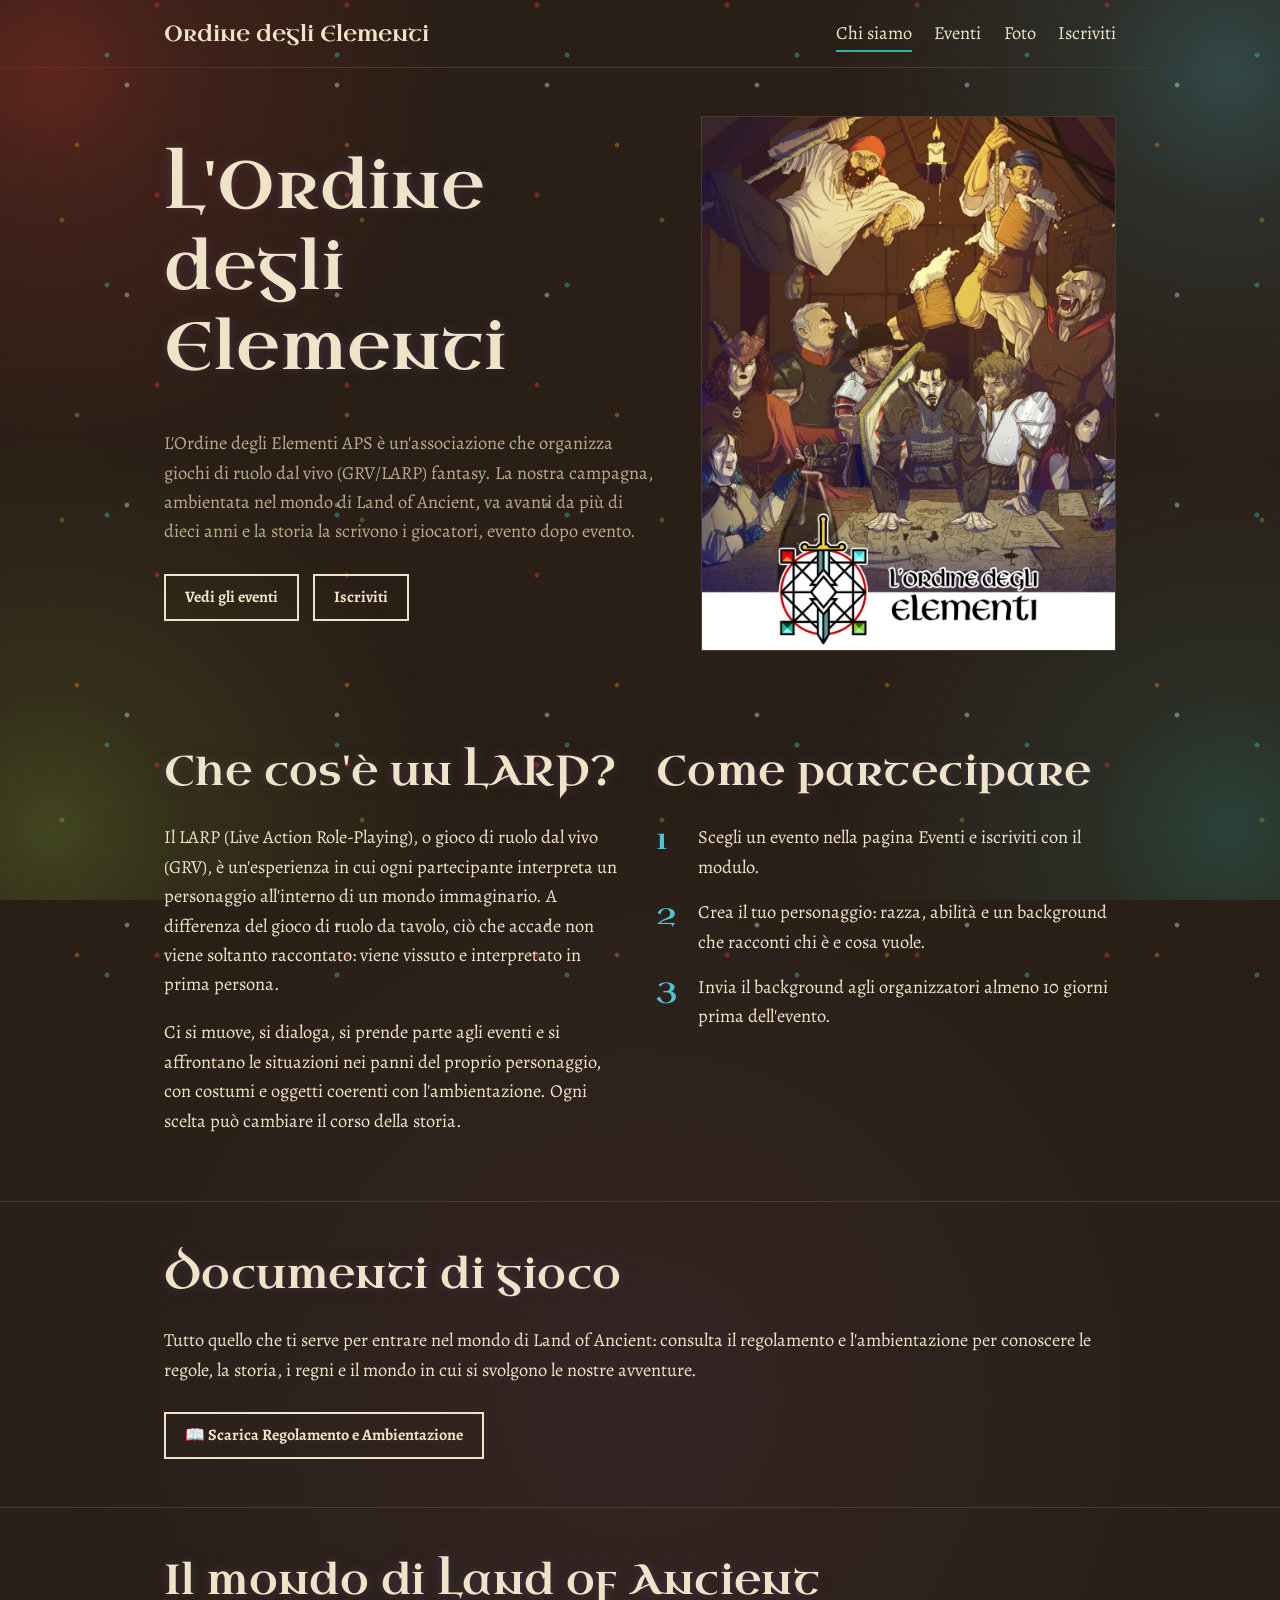
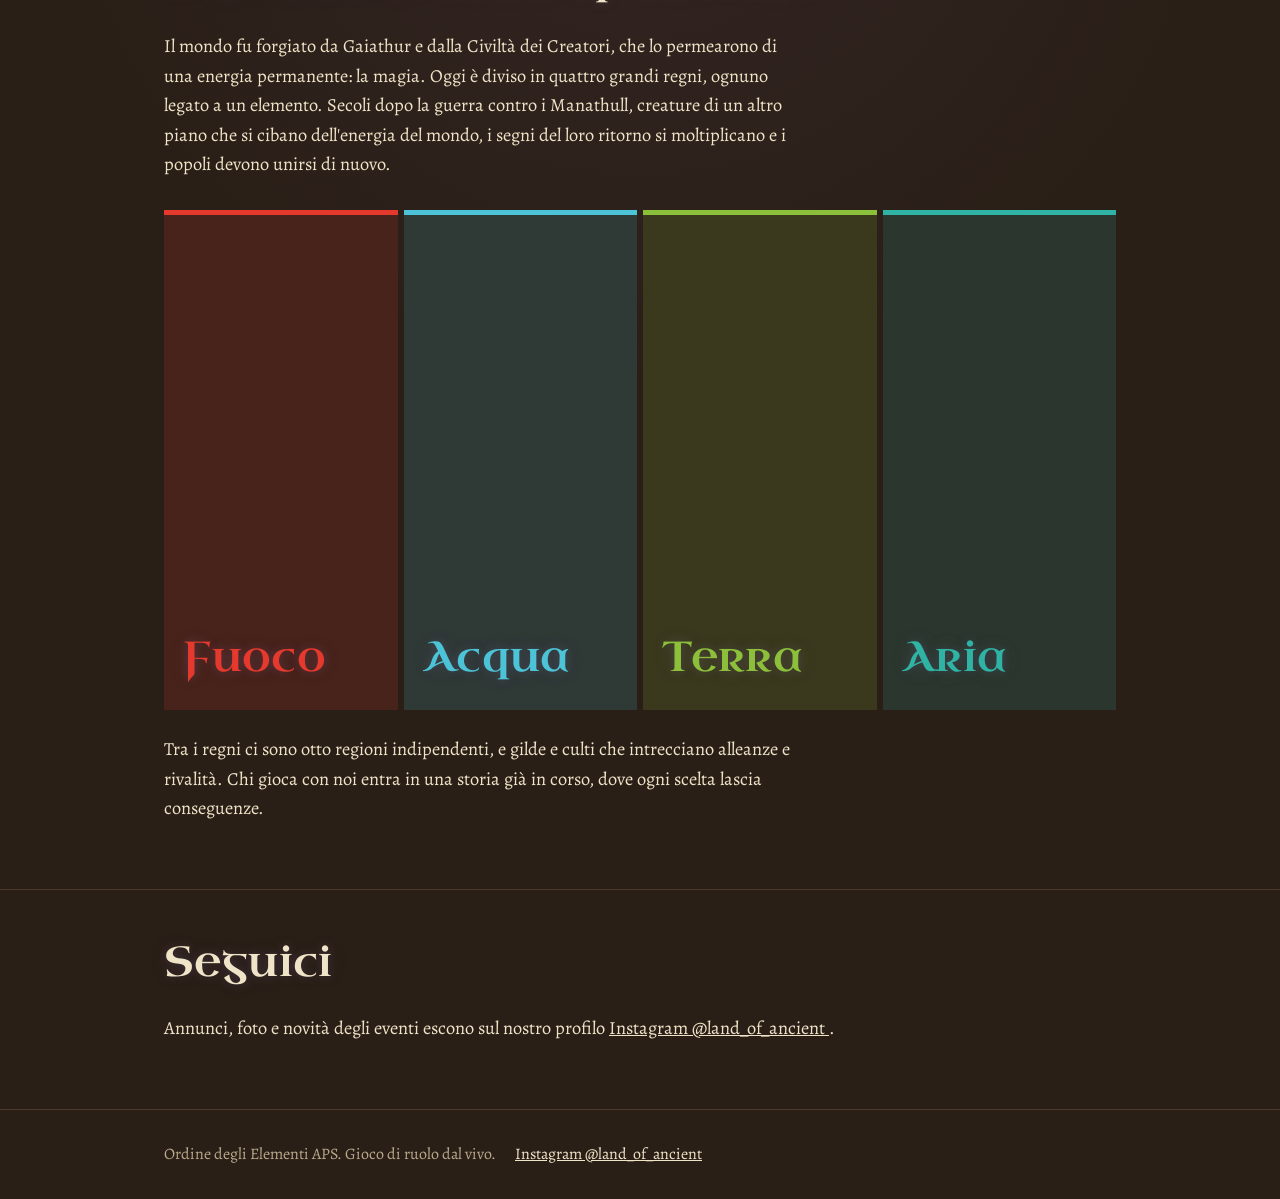
<file: index.html>
<!doctype html>
<html lang="it">

<head>
  <meta charset="utf-8">
  <meta name="viewport" content="width=device-width,initial-scale=1">

  <title>L'Ordine degli Elementi | GRV e LARP fantasy – Land of Ancient</title>

  <meta name="description" content="L'Ordine degli Elementi APS organizza giochi di ruolo dal vivo (GRV/LARP) fantasy nel mondo di Land of Ancient. Scopri eventi, ambientazione e come partecipare.">

  <meta name="robots" content="index, follow">

  <link rel="canonical" href="https://landofancient.github.io/ordine-degli-elementi/">

  <meta property="og:type" content="website">
  <meta property="og:title" content="L'Ordine degli Elementi | GRV e LARP fantasy">
  <meta property="og:description" content="Giochi di ruolo dal vivo (GRV/LARP) nel mondo fantasy di Land of Ancient. Eventi, ambientazione e avventure.">
  <meta property="og:url" content="https://landofancient.github.io/ordine-degli-elementi/">
  <meta property="og:image" content="https://landofancient.github.io/ordine-degli-elementi/assets/copertina.jpg">

  <link rel="alternate" type="application/rss+xml" title="Eventi" href="feed.xml">

  <link rel="preconnect" href="https://fonts.googleapis.com">
  <link rel="preconnect" href="https://fonts.gstatic.com" crossorigin>

  <link href="https://fonts.googleapis.com/css2?family=Alegreya:wght@400;700&family=Uncial+Antiqua&display=swap" rel="stylesheet">

  <link rel="stylesheet" href="assets/style.css">
</head>

<body>

<header>
  <div class="wrap">
    <a class="brand" href="index.html">Ordine degli Elementi</a>

    <nav>
      <a href="index.html" aria-current="page">Chi siamo</a>
      <a href="eventi.html">Eventi</a>
      <a href="foto.html">Foto</a>
      <a href="iscrizioni.html">Iscriviti</a>
    </nav>
  </div>
</header>

<main>

  <!-- INTRODUZIONE -->

  <div class="wrap hero">

    <div>

      <h1>L'Ordine degli Elementi</h1>

      <p>
        L'Ordine degli Elementi APS è un'associazione che organizza
        giochi di ruolo dal vivo (GRV/LARP) fantasy. La nostra campagna,
        ambientata nel mondo di Land of Ancient, va avanti da più di
        dieci anni e la storia la scrivono i giocatori, evento dopo evento.
      </p>

      <a class="btn" href="eventi.html">Vedi gli eventi</a>
      <a class="btn" href="iscrizioni.html">Iscriviti</a>

    </div>

    <img
      src="assets/copertina.jpg"
      width="1000"
      height="1294"
      alt="Illustrazione di copertina: un gruppo di avventurieri attorno a un tavolo con una mappa, e il logo dell'Ordine degli Elementi"
    >

  </div>


  <!-- COS'È IL LARP -->

  <section>

    <div class="wrap cols">

      <div>

        <h2>Che cos'è un LARP?</h2>

        <p>
          Il LARP (Live Action Role-Playing), o gioco di ruolo dal vivo
          (GRV), è un'esperienza in cui ogni partecipante interpreta
          un personaggio all'interno di un mondo immaginario.
          A differenza del gioco di ruolo da tavolo, ciò che accade
          non viene soltanto raccontato: viene vissuto e interpretato
          in prima persona.
        </p>

        <p>
          Ci si muove, si dialoga, si prende parte agli eventi e si
          affrontano le situazioni nei panni del proprio personaggio,
          con costumi e oggetti coerenti con l'ambientazione.
          Ogni scelta può cambiare il corso della storia.
        </p>

      </div>


      <div>

        <h2>Come partecipare</h2>

        <ol class="passi">

          <li>
            Scegli un evento nella pagina Eventi e iscriviti con il modulo.
          </li>

          <li>
            Crea il tuo personaggio: razza, abilità e un background
            che racconti chi è e cosa vuole.
          </li>

          <li>
            Invia il background agli organizzatori almeno 10 giorni
            prima dell'evento.
          </li>

        </ol>

      </div>

    </div>

  </section>


  <!-- DOCUMENTI -->

<section>

  <div class="wrap">

    <h2>Documenti di gioco</h2>

    <p>
      Tutto quello che ti serve per entrare nel mondo di Land of Ancient:
      consulta il regolamento e l'ambientazione per conoscere le regole,
      la storia, i regni e il mondo in cui si svolgono le nostre avventure.
    </p>

    <a class="btn" href="document/Regolamento_Land_of_Ancient.pdf" target="_blank" rel="noopener">
      📖 Scarica Regolamento e Ambientazione
    </a>

  </div>

</section>

  <!-- LAND OF ANCIENT -->

  <section>

    <div class="wrap">

      <h2>Il mondo di Land of Ancient</h2>

      <p style="max-width:40rem">

        Il mondo fu forgiato da Gaiathur e dalla Civiltà dei Creatori,
        che lo permearono di una energia permanente: la magia.
        Oggi è diviso in quattro grandi regni, ognuno legato a un elemento.

        Secoli dopo la guerra contro i Manathull, creature di un altro
        piano che si cibano dell'energia del mondo, i segni del loro
        ritorno si moltiplicano e i popoli devono unirsi di nuovo.

      </p>


      <div class="porte" aria-label="I quattro grandi regni">

        <div class="porta" tabindex="0" style="--c:var(--fuoco)">
          <h2>Fuoco</h2>
          <p>
            Il Patriarcato del Fuoco ha capitale a Pianfuocato.
            Il patriarca si sceglie tra i dieci Campioni, con una
            sfida all'ultimo sangue. Oggi il trono è vuoto e restano
            due Campioni a difendere il regno.
          </p>
        </div>


        <div class="porta" tabindex="0" style="--c:var(--acqua)">
          <h2>Acqua</h2>
          <p>
            Il Matriarcato dell'Acqua, guidato da Lady Awelta,
            fu il più colpito dalla grande guerra. Il suo popolo,
            aperto e pacifico, vive soprattutto di navigazione tra
            Acquaviva, Fontesacra e Grandefiume.
          </p>
        </div>


        <div class="porta" tabindex="0" style="--c:var(--terra)">
          <h2>Terra</h2>
          <p>
            Il Matriarcato della Terra ha capitale a Lagorotto,
            tra Boscofitto, Rocciascura e Riccocolle. Qui vivono
            morfici, elfi silvani, umani e nani, e qui sono comparsi
            i primi segnali del ritorno dei Manathull.
          </p>
        </div>


        <div class="porta" tabindex="0" style="--c:var(--aria)">
          <h2>Aria</h2>
          <p>
            Il Patriarcato dell'Aria ha capitale a Delo, città sacra
            e sede del Culto dell'Oracolo, che custodisce il Libro
            Sacro e comunica con i Creatori.
          </p>
        </div>

      </div>


      <p style="max-width:40rem;margin-top:1.5rem">

        Tra i regni ci sono otto regioni indipendenti, e gilde e culti
        che intrecciano alleanze e rivalità. Chi gioca con noi entra
        in una storia già in corso, dove ogni scelta lascia conseguenze.

      </p>

    </div>

  </section>


  <!-- INSTAGRAM -->

  <section>

    <div class="wrap">

      <h2>Seguici</h2>

      <p>
        Annunci, foto e novità degli eventi escono sul nostro profilo
        <a href="https://www.instagram.com/land_of_ancient">
          Instagram @land_of_ancient
        </a>.
      </p>

    </div>

  </section>

</main>


<footer>

  <div class="wrap">

    Ordine degli Elementi APS. Gioco di ruolo dal vivo.

    <a href="https://www.instagram.com/land_of_ancient">
      Instagram @land_of_ancient
    </a>

  </div>

</footer>

</body>
</html>
</file>
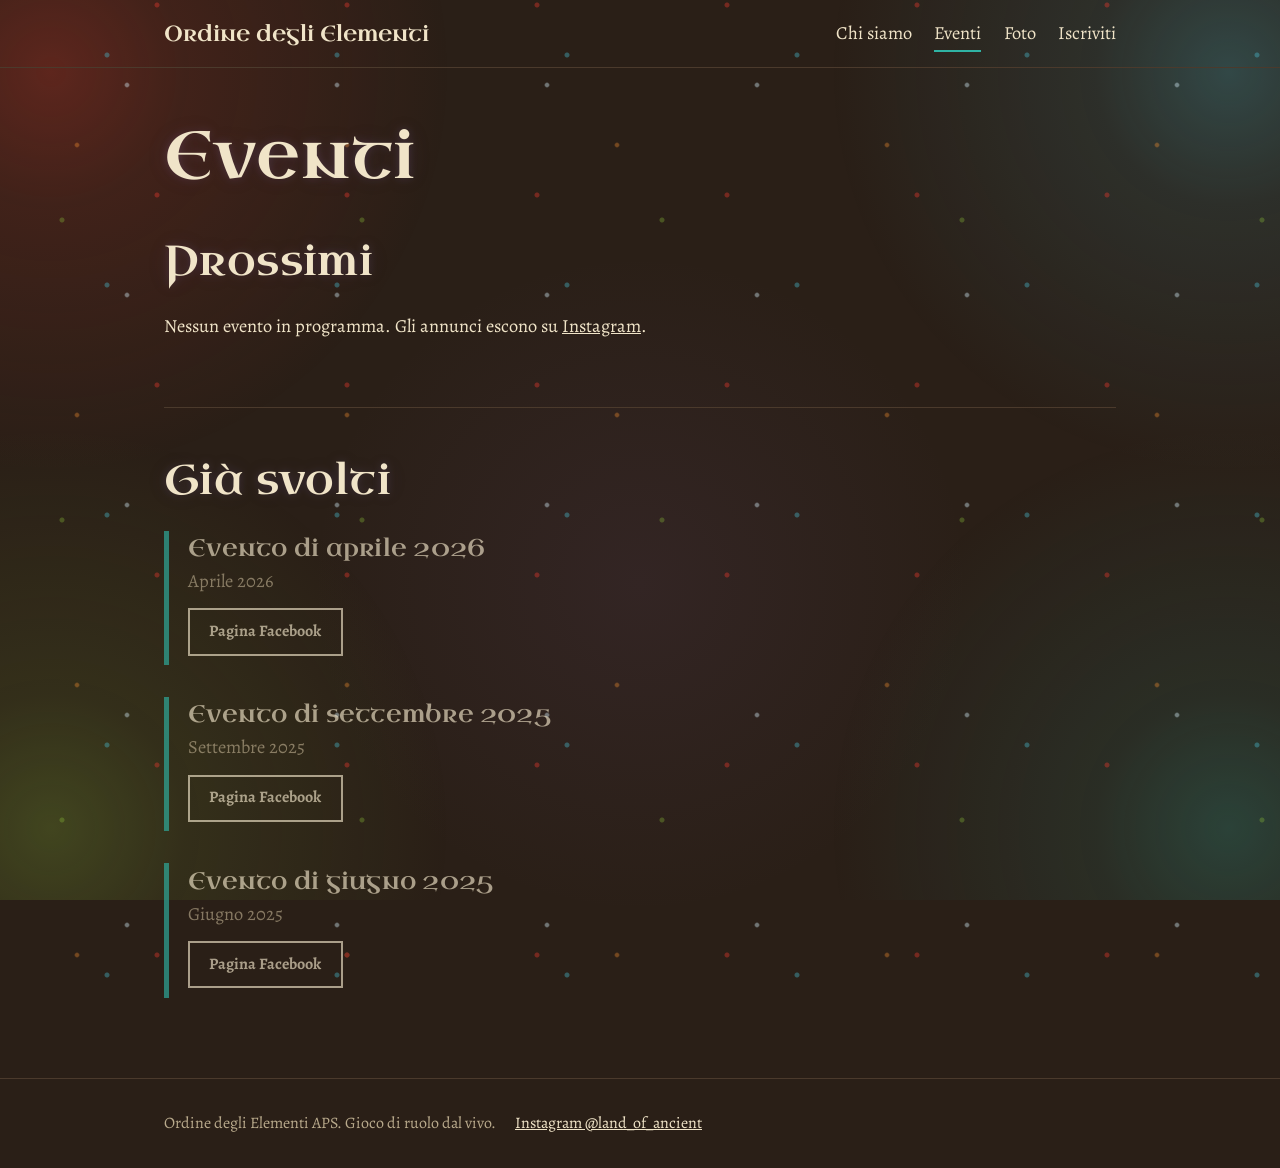
<file: eventi.html>
<!doctype html><html lang="it"><head><meta charset="utf-8"><meta name="viewport" content="width=device-width,initial-scale=1">
<title>Eventi - Ordine degli Elementi</title><meta name="description" content="Ordine degli Elementi APS: giochi di ruolo dal vivo nel mondo di Land of Ancient.">
<link rel="alternate" type="application/rss+xml" title="Eventi" href="feed.xml">
<link rel="preconnect" href="https://fonts.googleapis.com"><link rel="preconnect" href="https://fonts.gstatic.com" crossorigin>
<link href="https://fonts.googleapis.com/css2?family=Alegreya:wght@400;700&family=Uncial+Antiqua&display=swap" rel="stylesheet">
<link rel="stylesheet" href="assets/style.css"></head><body>
<header><div class="wrap"><a class="brand" href="index.html">Ordine degli Elementi</a><nav>
<a href="index.html">Chi siamo</a><a href="eventi.html" aria-current="page">Eventi</a><a href="foto.html">Foto</a><a href="iscrizioni.html">Iscriviti</a></nav></div></header><main>
<div class="wrap"><section><h1>Eventi</h1><h2>Prossimi</h2><div id="prossimi">Caricamento…</div></section>
<section id="passati-box"><h2>Già svolti</h2><div id="passati" class="past"></div></section></div><script src="assets/app.js"></script>
</main><footer><div class="wrap">Ordine degli Elementi APS. Gioco di ruolo dal vivo.
<a href="https://www.instagram.com/land_of_ancient">Instagram @land_of_ancient</a>
</file>
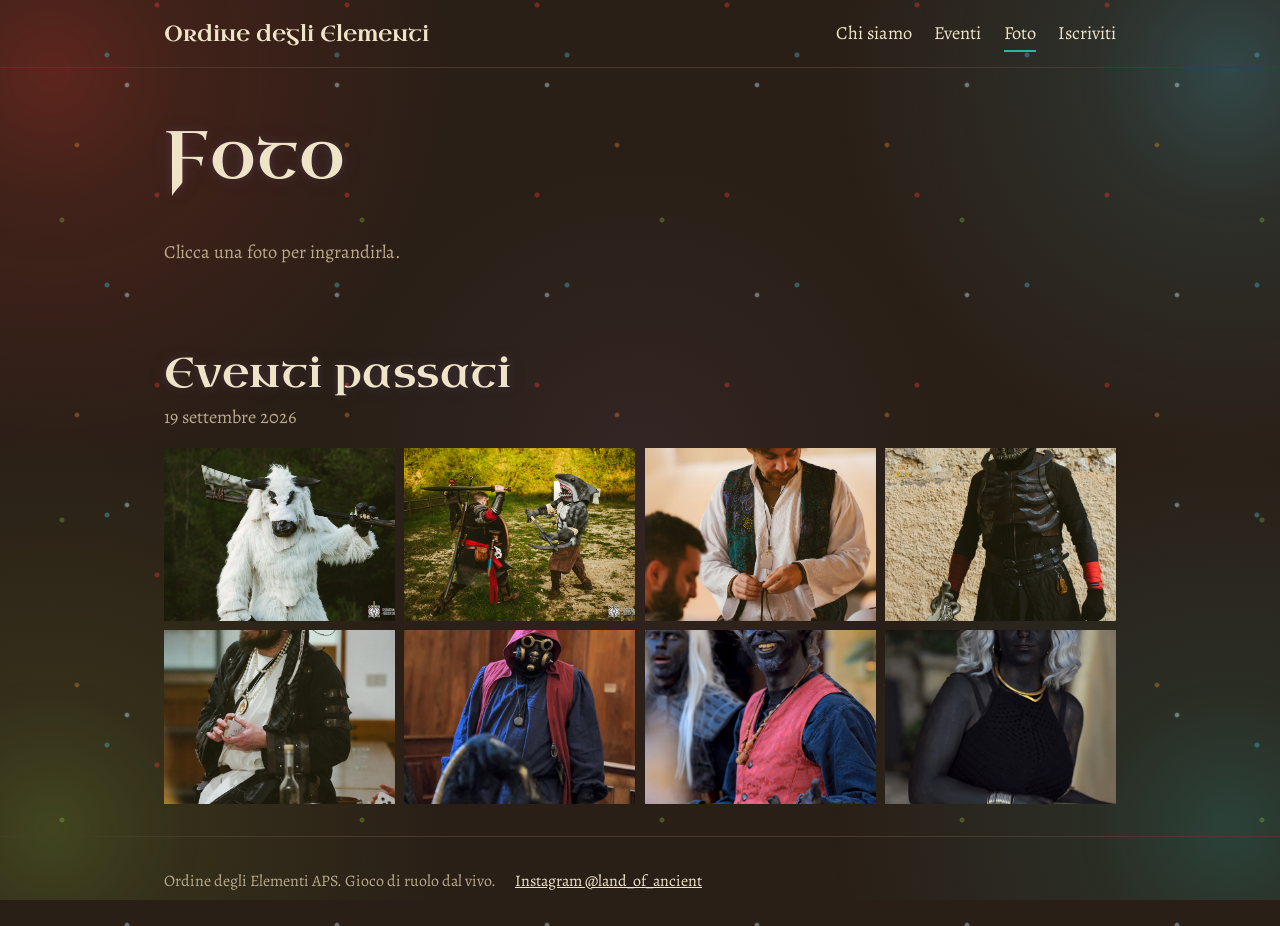
<file: foto.html>
<!doctype html><html lang="it"><head><meta charset="utf-8"><meta name="viewport" content="width=device-width,initial-scale=1">
<title>Foto - Ordine degli Elementi</title><meta name="description" content="Ordine degli Elementi APS: giochi di ruolo dal vivo nel mondo di Land of Ancient.">
<link rel="alternate" type="application/rss+xml" title="Eventi" href="feed.xml">
<link rel="preconnect" href="https://fonts.googleapis.com"><link rel="preconnect" href="https://fonts.gstatic.com" crossorigin>
<link href="https://fonts.googleapis.com/css2?family=Alegreya:wght@400;700&family=Uncial+Antiqua&display=swap" rel="stylesheet">
<link rel="stylesheet" href="assets/style.css"></head><body>
<header><div class="wrap"><a class="brand" href="index.html">Ordine degli Elementi</a><nav>
<a href="index.html">Chi siamo</a><a href="eventi.html">Eventi</a><a href="foto.html" aria-current="page">Foto</a><a href="iscrizioni.html">Iscriviti</a></nav></div></header><main>
<div class="wrap"><section><h1>Foto</h1><p class="meta">Clicca una foto per ingrandirla.</p></section><div id="galleria">Caricamento…</div></div>
<dialog id="lb" aria-label="Foto ingrandita"><img alt=""><button class="btn" id="lbx" aria-label="Chiudi">Chiudi</button></dialog><script src="assets/app.js"></script>
</main><footer><div class="wrap">Ordine degli Elementi APS. Gioco di ruolo dal vivo.
<a href="https://www.instagram.com/land_of_ancient">Instagram @land_of_ancient</a>
</file>
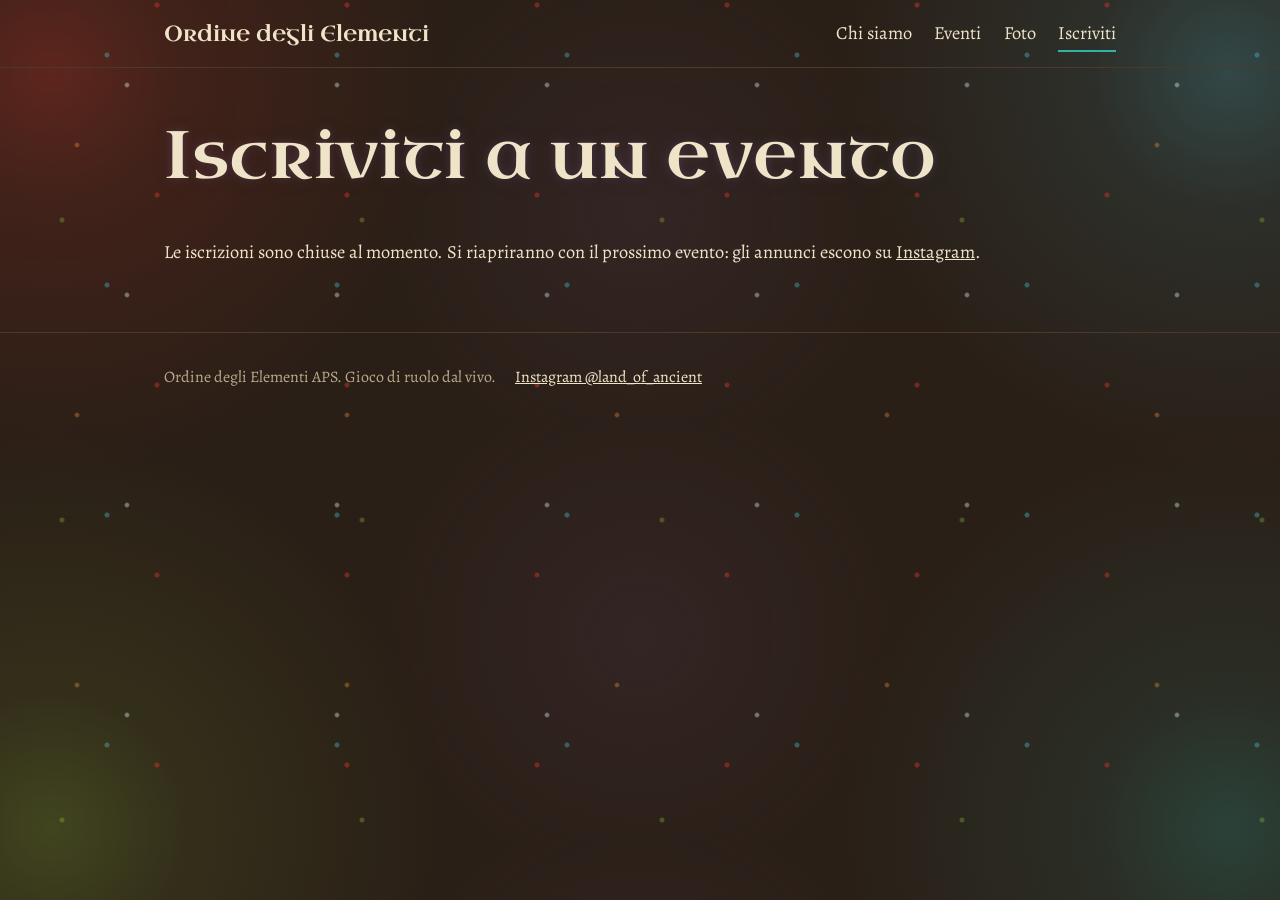
<file: iscrizioni.html>
<!doctype html><html lang="it"><head><meta charset="utf-8"><meta name="viewport" content="width=device-width,initial-scale=1">
<title>Iscrizioni - Ordine degli Elementi</title><meta name="description" content="Ordine degli Elementi APS: giochi di ruolo dal vivo nel mondo di Land of Ancient.">
<link rel="alternate" type="application/rss+xml" title="Eventi" href="feed.xml">
<link rel="preconnect" href="https://fonts.googleapis.com"><link rel="preconnect" href="https://fonts.gstatic.com" crossorigin>
<link href="https://fonts.googleapis.com/css2?family=Alegreya:wght@400;700&family=Uncial+Antiqua&display=swap" rel="stylesheet">
<link rel="stylesheet" href="assets/style.css"></head><body>
<header><div class="wrap"><a class="brand" href="index.html">Ordine degli Elementi</a><nav>
<a href="index.html">Chi siamo</a><a href="eventi.html">Eventi</a><a href="foto.html">Foto</a><a href="iscrizioni.html" aria-current="page">Iscriviti</a></nav></div></header><main>
<div class="wrap"><section><h1>Iscriviti a un evento</h1>
<label for="scelta">Scegli l'evento</label><br><select id="scelta"></select>
<p class="meta">Dopo l'iscrizione scrivi il background del tuo personaggio (chi è, da dove viene, che scopi ha) e invialo agli organizzatori almeno 10 giorni prima dell'evento.</p>
<div class="form" id="modulo">Caricamento…</div></section></div><script src="assets/app.js"></script>
</main><footer><div class="wrap">Ordine degli Elementi APS. Gioco di ruolo dal vivo.
<a href="https://www.instagram.com/land_of_ancient">Instagram @land_of_ancient</a>
</file>
<file: assets/style.css>
:root{--ground:#2a1f17;--ink:#f0e4c8;--mute:#b9aa8c;--line:#4b3a2c;
--fuoco:#e5392e;--acqua:#4cc3d6;--terra:#8cc03a;--aria:#2fb3a4;
--serif:"Uncial Antiqua","Iowan Old Style",Georgia,serif;--sans:"Alegreya","Palatino Linotype",Georgia,serif}
*{box-sizing:border-box}html{scroll-padding-top:4rem}
body{margin:0;background:var(--ground);color:var(--ink);font:1.15rem/1.6 var(--sans)}
h1,h2,h3{font-family:var(--serif);font-weight:400;line-height:1.2;letter-spacing:.01em;margin:0 0 .6em}
h1{font-size:clamp(2.3rem,6vw,4.2rem)}h2{font-size:clamp(1.8rem,4vw,2.6rem)}h3{font-size:1.5rem}
a{color:var(--ink)}a:focus-visible,button:focus-visible,select:focus-visible,.porta:focus-visible{outline:3px solid var(--aria);outline-offset:3px}
.wrap{max-width:62rem;margin:0 auto;padding:0 1.25rem}
header{border-bottom:1px solid var(--line)}
header .wrap{display:flex;justify-content:space-between;align-items:center;flex-wrap:wrap;gap:.5rem 1.5rem;padding-block:.9rem}
.brand{font:1.4rem var(--serif);text-decoration:none}nav{display:flex;gap:1.4rem}
nav a{text-decoration:none;padding:.2rem 0;border-bottom:2px solid transparent}
nav a:hover,nav a[aria-current]{border-color:var(--aria)}
.hero{display:grid;grid-template-columns:1.2fr 1fr;gap:2.5rem;align-items:center;padding:3rem 1.25rem}.hero p{max-width:34rem;color:var(--mute)}.hero img{width:100%;height:auto;display:block;border:1px solid var(--line)}
.porte{display:flex;gap:6px;height:min(62vh,500px);margin-top:2rem}
.porta{flex:1;display:flex;flex-direction:column;justify-content:flex-end;padding:1.2rem;border-top:5px solid var(--c);background:color-mix(in srgb,var(--c) 16%,var(--ground));transition:flex .5s}
.porta h2{color:var(--c);margin:0}
.porta p{margin:.5rem 0 0;max-height:0;opacity:0;overflow:hidden;transition:max-height .5s,opacity .5s}
.porta:hover,.porta:focus{flex:3}.porta:hover p,.porta:focus p{max-height:14rem;opacity:1}
section{padding:3rem 0}section+section{border-top:1px solid var(--line)}
.cols{display:grid;grid-template-columns:repeat(auto-fit,minmax(15rem,1fr));gap:2rem}
.passi{list-style:none;padding:0;counter-reset:p;display:grid;gap:1rem}
.passi li{counter-increment:p;padding-left:2.6rem;position:relative}
.passi li::before{content:counter(p);position:absolute;left:0;top:-.1rem;font:1.8rem var(--serif);color:var(--acqua)}
.btn{display:inline-block;padding:.55rem 1.2rem;border:2px solid var(--ink);text-decoration:none;font-weight:700;background:none;color:var(--ink);font-family:inherit;font-size:1rem;cursor:pointer;margin:.6rem .6rem 0 0}
.btn:hover{background:var(--ink);color:var(--ground)}
.ev{border-left:5px solid var(--c,var(--aria));padding:.2rem 0 .6rem 1.2rem;margin-bottom:2rem}
.ev[data-el=fuoco]{--c:var(--fuoco)}.ev[data-el=acqua]{--c:var(--acqua)}.ev[data-el=terra]{--c:var(--terra)}.ev[data-el=aria]{--c:var(--aria)}
.ev h3{margin:0}.meta{color:var(--mute);margin:.2rem 0}.ev p:not(.meta){margin:.4rem 0;max-width:40rem}
.past .ev{opacity:.65}
select{font:inherit;padding:.5rem;background:var(--ground);color:var(--ink);border:2px solid var(--ink);max-width:100%}
.form{margin-top:1.5rem}.form iframe{width:100%;height:80vh;min-height:640px;border:1px solid var(--line);background:#fff}
.album{padding:2rem 0}.album h2{margin-bottom:.2rem}
.grid{display:grid;grid-template-columns:repeat(auto-fill,minmax(14rem,1fr));gap:.6rem;margin-top:1rem}
.th{padding:0;border:0;background:var(--line);cursor:zoom-in;aspect-ratio:4/3;overflow:hidden}
.th img{width:100%;height:100%;object-fit:cover;display:block}.th:hover img{opacity:.85}
dialog{border:0;padding:0;background:none;max-width:96vw;max-height:96vh;color:var(--ink)}
dialog::backdrop{background:rgba(20,14,10,.92)}dialog img{max-width:96vw;max-height:84vh;display:block;margin:auto}
dialog .btn{display:block;margin:.8rem auto 0;background:var(--ground)}
footer{border-top:1px solid var(--line);padding:2rem 0;color:var(--mute);font-size:1rem}
footer a{margin-left:1rem}
@media(max-width:700px){.hero{grid-template-columns:1fr}.porte{flex-direction:column;height:auto}.porta p{max-height:none;opacity:1}.porta:hover,.porta:focus{flex:1}}
@media(prefers-reduced-motion:reduce){*{transition:none!important}}


/* =========================================================
   LAND OF ANCIENT - SFONDO ANIMATO DEI QUATTRO ELEMENTI
   ========================================================= */

body {
  position: relative;
  overflow-x: hidden;

  background:
    radial-gradient(
      circle at 50% 50%,
      rgba(130, 90, 150, 0.10),
      transparent 38%
    ),
    var(--ground);
}


/* ---------------------------------------------------------
   AURE ELEMENTALI
   --------------------------------------------------------- */

body::before {
  content: "";
  position: fixed;
  inset: 0;
  pointer-events: none;
  z-index: 0;

  background:

    /* 🔥 FUOCO - alto sinistra */
    radial-gradient(
      circle at 4% 8%,
      rgba(229, 57, 46, .28),
      rgba(229, 57, 46, .12) 9%,
      transparent 27%
    ),

    /* 💧 ACQUA - alto destra */
    radial-gradient(
      circle at 96% 8%,
      rgba(76, 195, 214, .25),
      rgba(76, 195, 214, .10) 9%,
      transparent 27%
    ),

    /* 🌿 TERRA - basso sinistra */
    radial-gradient(
      circle at 4% 92%,
      rgba(140, 192, 58, .24),
      rgba(140, 192, 58, .10) 9%,
      transparent 27%
    ),

    /* 🌬️ ARIA - basso destra */
    radial-gradient(
      circle at 96% 92%,
      rgba(47, 179, 164, .24),
      rgba(47, 179, 164, .10) 9%,
      transparent 27%
    );

  animation: elementi-aura 18s ease-in-out infinite alternate;
}


/* ---------------------------------------------------------
   PARTICELLE MAGICHE
   --------------------------------------------------------- */

body::after {
  content: "";
  position: fixed;
  inset: -10%;
  pointer-events: none;
  z-index: 0;

  background-image:

    /* 🔥 FUOCO */
    radial-gradient(
      circle,
      rgba(229, 57, 46, .85) 0 2px,
      transparent 3px
    ),

    radial-gradient(
      circle,
      rgba(255, 150, 50, .75) 0 1.5px,
      transparent 3px
    ),

    /* 💧 ACQUA */
    radial-gradient(
      circle,
      rgba(76, 195, 214, .80) 0 2px,
      transparent 3px
    ),

    /* 🌿 TERRA */
    radial-gradient(
      circle,
      rgba(140, 192, 58, .70) 0 2px,
      transparent 3px
    ),

    /* 🌬️ ARIA */
    radial-gradient(
      circle,
      rgba(220, 245, 255, .85) 0 1.5px,
      transparent 3px
    );

  background-size:
    190px 190px,
    270px 270px,
    230px 230px,
    300px 300px,
    210px 210px;

  background-position:
    0 0,
    70px 100px,
    120px 30px,
    40px 160px,
    150px 70px;

  opacity: .48;

  animation: particelle-elementi 24s linear infinite;
}


/* ---------------------------------------------------------
   MOVIMENTO DELLE AURE
   --------------------------------------------------------- */

@keyframes elementi-aura {

  0% {
    transform: scale(1);
    filter: blur(0);
  }

  50% {
    transform: scale(1.04);
    filter: blur(2px);
  }

  100% {
    transform: scale(1.08);
    filter: blur(0);
  }
}


/* ---------------------------------------------------------
   MOVIMENTO DELLE PARTICELLE
   Verso il centro
   --------------------------------------------------------- */

@keyframes particelle-elementi {

  0% {
    background-position:
      0 0,
      70px 100px,
      120px 30px,
      40px 160px,
      150px 70px;
  }

  25% {
    background-position:
      80px -70px,
      -70px 50px,
      80px 80px,
      100px 60px,
      -80px -60px;
  }

  50% {
    background-position:
      170px -150px,
      -160px 0,
      30px 150px,
      180px -40px,
      -180px -130px;
  }

  75% {
    background-position:
      260px -210px,
      -250px -60px,
      -40px 220px,
      260px -100px,
      -280px -190px;
  }

  100% {
    background-position:
      350px -270px,
      -350px -100px,
      -120px 300px,
      350px -160px,
      -380px -260px;
  }
}


/* ---------------------------------------------------------
   CONTENUTO SOPRA LO SFONDO
   --------------------------------------------------------- */

header,
main,
footer {
  position: relative;
  z-index: 1;
}


/* ---------------------------------------------------------
   BAGLIORE MAGICO
   --------------------------------------------------------- */

h1,
h2 {
  text-shadow:
    0 0 10px rgba(180, 150, 255, .16),
    0 0 25px rgba(120, 100, 180, .10);
}


/* ---------------------------------------------------------
   ACCESSIBILITÀ
   --------------------------------------------------------- */

@media (prefers-reduced-motion: reduce) {

  body::before,
  body::after {
    animation: none;
  }

}
</file>
